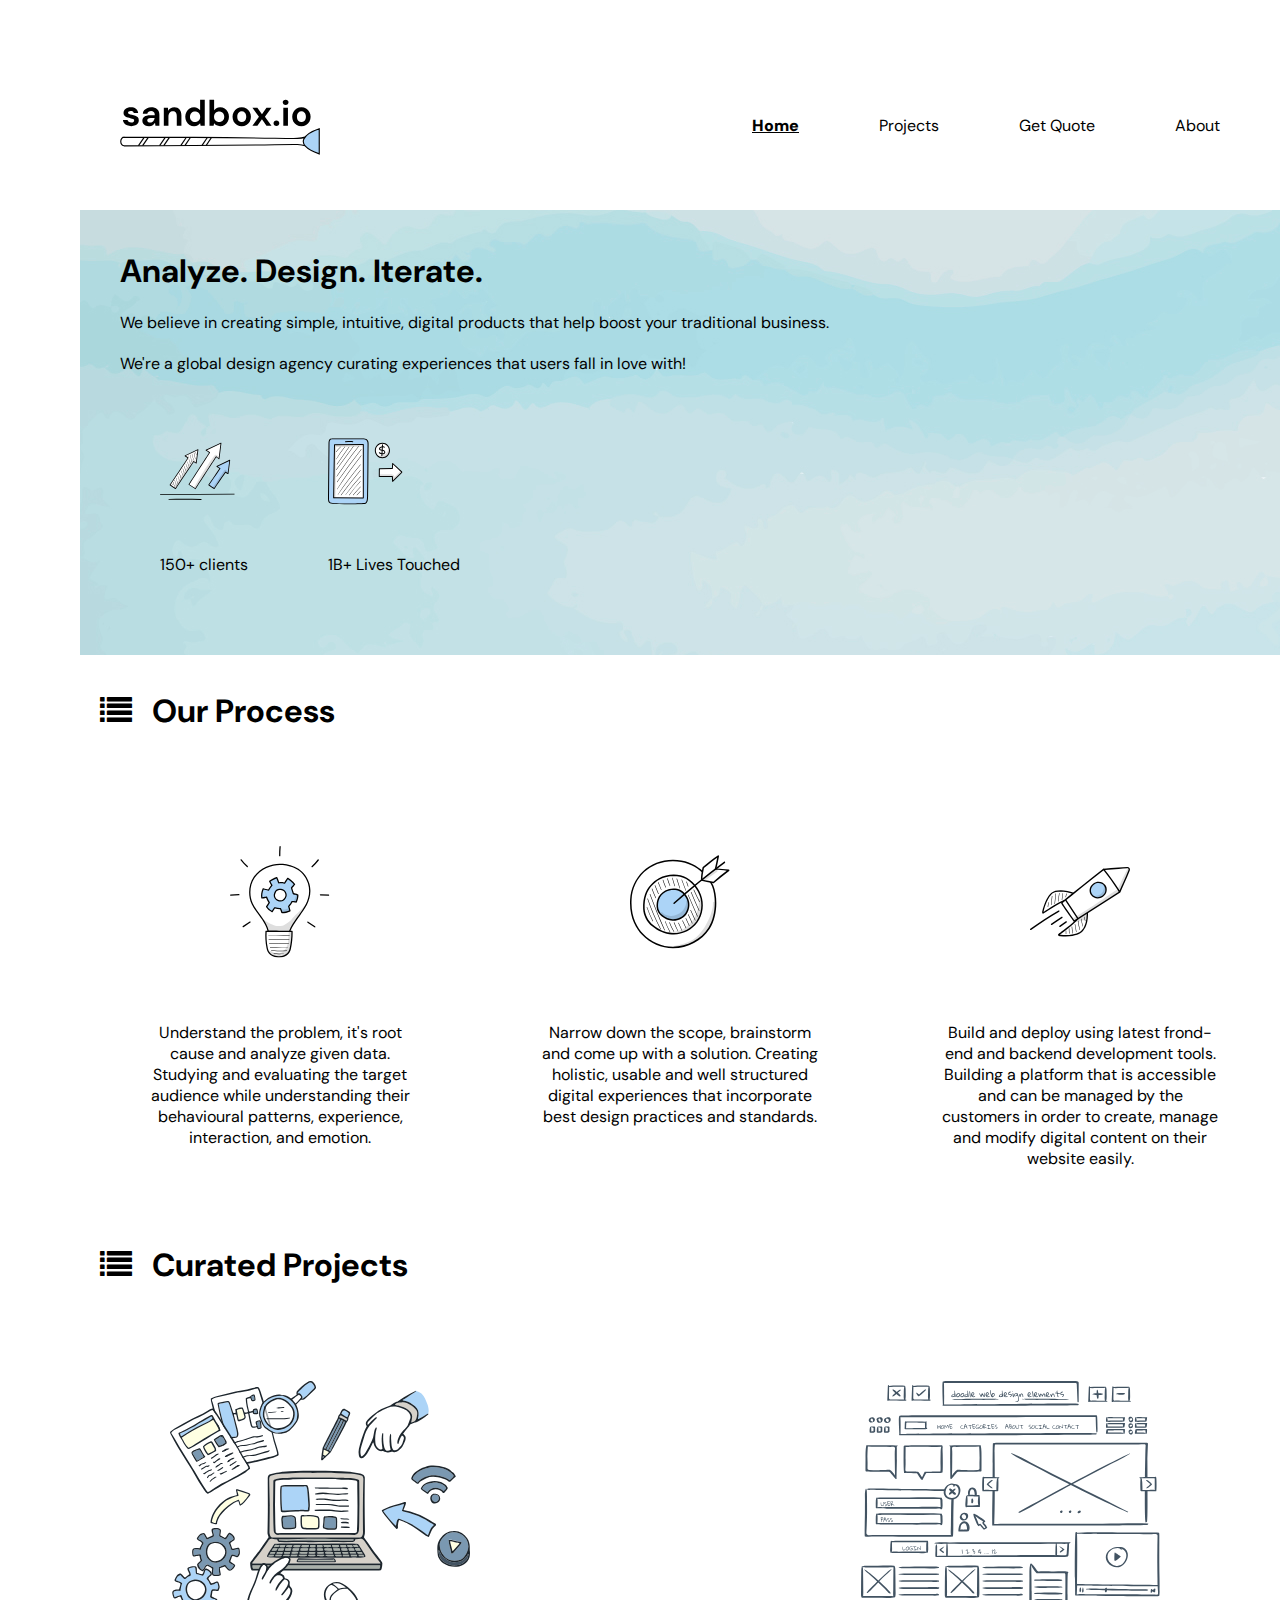
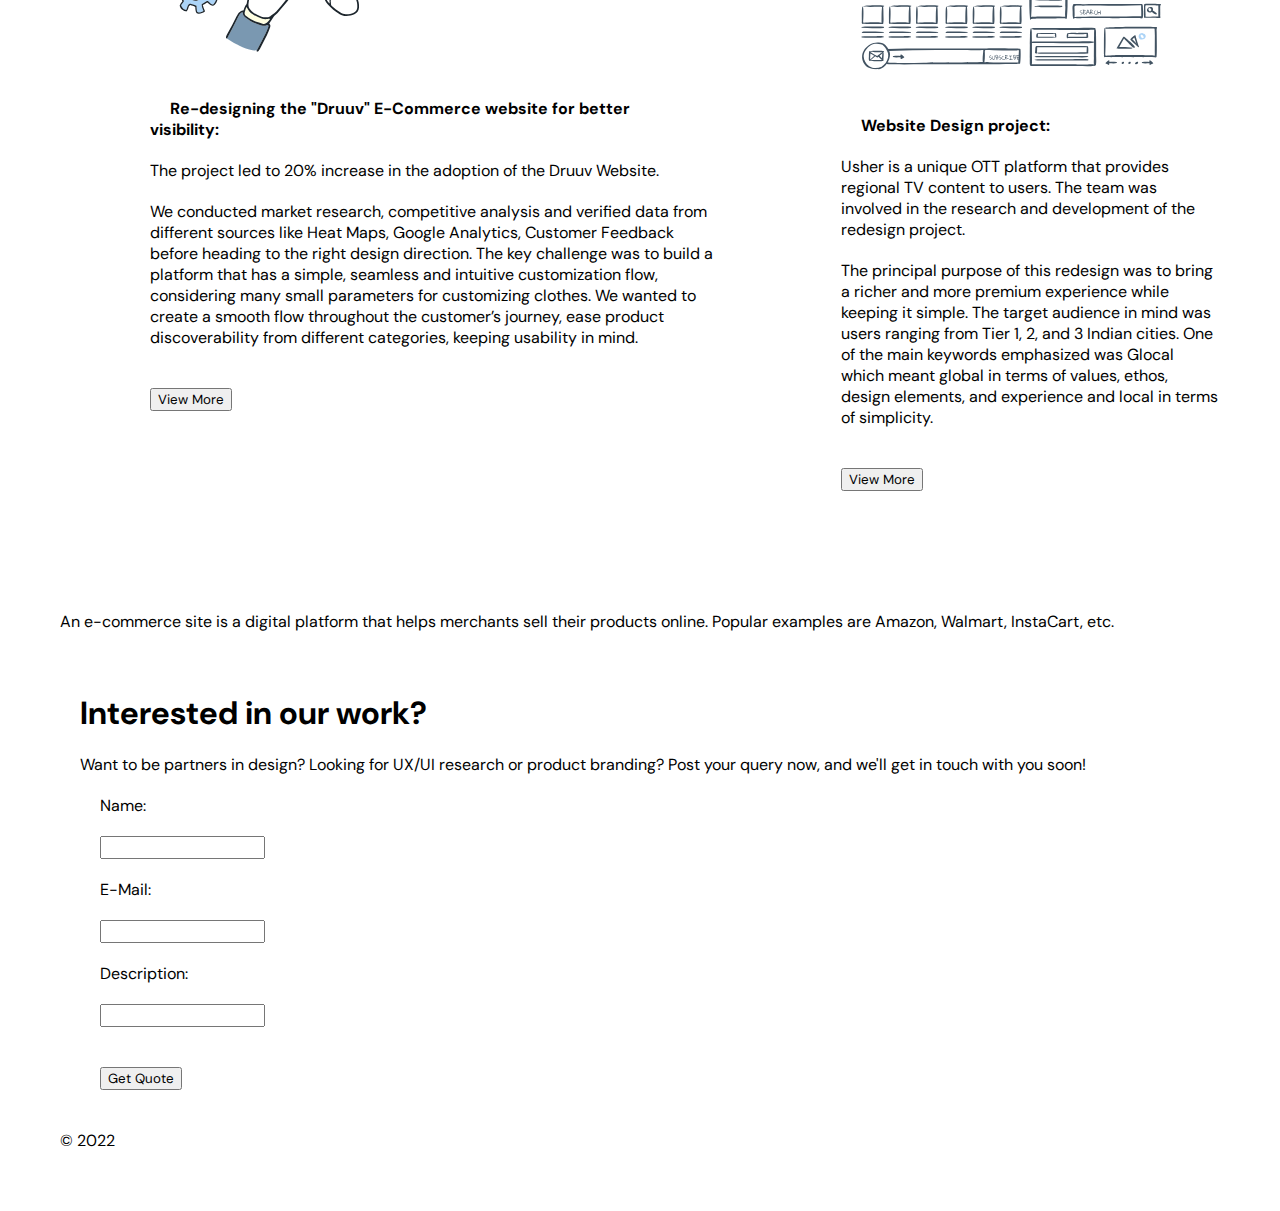
<file: index.html>
<!DOCTYPE html>
<html lang="en">
<!-- All of the meta data for the page belongs in the header tag -->
<head>
	<meta charset="UTF-8">
    <meta http-equiv="X-UA-Compatible" content="IE=edge">
    <meta name="description" content="design-agency website">
	<meta name="viewport" content="width=device-width, initial-scale=1.0">
	<link rel="icon" href="#">
	<link rel="shortcut icon" type="image/png" href="img/sandbox.jpg">
	<link rel="stylesheet" href="css/style.css">
	<!-- <link rel="stylesheet" href="css/html5reset.css"> -->
	<link rel="preconnect" href="https://fonts.googleapis.com">
	<link rel="preconnect" href="https://fonts.gstatic.com" crossorigin>
	<link href="https://fonts.googleapis.com/css2?family=DM+Sans:wght@400;500&family=Space+Mono&display=swap" rel="stylesheet">
	<link rel="stylesheet" href="https://cdnjs.cloudflare.com/ajax/libs/font-awesome/4.7.0/css/font-awesome.min.css">
	<title>SandBox</title>
	<!-- Google tag (gtag.js) -->
	<script async src="https://www.googletagmanager.com/gtag/js?id=G-6QRX76B8HG"></script>
	<script>
	window.dataLayer = window.dataLayer || [];
	function gtag(){dataLayer.push(arguments);}
	gtag('js', new Date());

	gtag('config', 'G-6QRX76B8HG');
	</script>
</head>

<body>
	<div class = "skip"><a href="#main">Skip to Main Content</a></div>
	<header>
		<nav class="nav-bar">
			<figure class="sandbox">
				<img src="img/logo.svg" alt="logo of the design agency" width="200" style = "height: auto">
			</figure>	
			<ul style="list-style-type: none;">
				<li><a class="nav-item active" style = "text-decoration: underline;" href = "index.html">Home</a></li>
				<li><a class="nav-item" href = "projects.html">Projects</a></li>
				<li><a class="nav-item" href = "getquote.html">Get Quote</a></li>
				<li><a class="nav-item" href = "aboutus.html">About</a></li>
			</ul>
		</nav>
	</header>
	<main id="main">
		<div class="hero">
			<div class="hero-content">
				<h1>Analyze. Design. Iterate.</h1>
				<p>We believe in creating simple, intuitive, digital products that help boost your traditional business.
				</p>
				<p>We're a global design agency curating experiences that users fall in love with!</p>
				<div class="stats">
					<figure class = "s1">
						<img src="img/growth.svg" width="75" height="75" alt="illustration signifying growth">
						<figcaption>150+ clients</figcaption>
					</figure>
					<figure class="s2">
						<img src="img/conversion.svg" width="75" height="75" alt="illustration signifying impact">
						<figcaption>1B+ Lives Touched</figcaption>
					</figure>
				</div>
			</div>
		</div>

		<h1><i class="fa fa-list"></i>Our Process</h1>
			<div class = "process-container">
				<div class="column-process-1">
					<figure class="card">
						<img src="img/ideate.svg" alt="a bulb that represents ideas" width="100" height="150">
						<figcaption>Understand the problem, it's root cause and analyze given data. Studying and evaluating the target audience while understanding their behavioural patterns, experience, interaction, and emotion.</figcaption>
					</figure>
				</div>
				<div class="column-process-2">
					<figure class="card">
						<img src="img/target.svg" alt="a dart target board" width="100" height="150">
						<figcaption>Narrow down the scope, brainstorm and come up with a solution. Creating holistic, usable and well structured digital experiences that incorporate best design practices and standards.</figcaption>
					</figure>
				</div>
				<div class="column-process-3">
					<figure class="card">
						<img src="img/rocket.svg" alt="a picture of a rocket" width="100" height="150">
						<figcaption>Build and deploy using latest frond-end and backend development tools. Building a platform that is accessible and can be managed by the customers in order to create, manage and modify digital content on their website easily.</figcaption>
					</figure>
				</div>
			</div>

		<h1><i class="fa fa-list"></i>Curated Projects</h1>
			<ul class="project-container" style="list-style-type: none;">
			<li>
			<div class="column-process-1">
				<figure class="card">
					<img src="img/project-1.svg" width="300" style = "height: auto" alt="demo-illustration for a project by the design agency">
				</figure>
				<p><strong>Re-designing the "Druuv" E-Commerce website for better visibility:</strong></p>
				<p>The project led to 20% increase in the adoption of the Druuv Website.</p>
				<p>We conducted market research, competitive analysis and verified data from different sources like Heat Maps, Google Analytics, Customer Feedback before heading to the right design direction. The key challenge was to build a platform that has a simple, seamless and intuitive customization flow, considering many small parameters for customizing clothes. We wanted to create a smooth flow throughout the customer’s journey, ease product discoverability from different categories, keeping usability in mind.</p>
				<input type="button" id="view1" name="view1" value="View More">
			</div>
			</li>
			<li>
			<div class="column-process-2">
				<figure class="card">
					<img src="img/project-2.svg" width="300" style = "height: auto" alt="demo-illustration for a project by the design agency">
				</figure>
				<p><strong>Website Design project:</strong></p>
				<p>Usher is a unique OTT platform that provides regional TV content to users. The team was involved in the research and development of the redesign project.</p>
				<p>The principal purpose of this redesign was to bring a richer and more premium experience while keeping it simple. The target audience in mind was users ranging from Tier 1, 2, and 3 Indian cities. One of the main keywords emphasized was Glocal which meant global in terms of values, ethos, design elements, and experience and local in terms of simplicity.</p>
				<input type="button" id="view2" name="view2" value="View More">
			</div>
			</li>
			</ul>
		</main>

		<aside>An e-commerce site is a digital platform that helps merchants sell their products online. Popular examples are Amazon, Walmart, InstaCart, etc.</aside>

		<footer>
		<h1>Interested in our work?</h1>
		<p>Want to be partners in design? Looking for UX/UI research or product branding? 
			Post your query now, and we'll get in touch with you soon!</p>
		  <form name= "myForm" onsubmit="return validateForm()" action="https://formspree.io/f/xlevoand" method="POST">
			<label for="name">Name:</label><br>
			<input type="text" id="name" name="name"><br>
			<label for="email">E-Mail:</label><br>
			<input type="text" id="email" name="email"><br>
			<label for="desc">Description:</label><br>
			<input type="text" id="desc" name="desc"><br>
			<button type = "submit" id="getq" name="getq" value="Get Quote">Get Quote</button>
		</form>
		<script>
		function validateForm() {
			let x = document.forms["myForm"]["name"].value;
			let y = document.forms["myForm"]["email"].value;
			let z = document.forms["myForm"]["desc"].value;
			var validRegex = /^[a-zA-Z0-9.!#$%&'*+/=?^_`{|}~-]+@[a-zA-Z0-9-]+(?:\.[a-zA-Z0-9-]+)*$/;
			if (x == "") {
				alert("Name must be filled out");
				return false;
			}
			if(!validRegex.test(y)){
				alert("Invalid email address!");
				return false;
			}
			if (z == "") {
				alert("Please write a brief description, it helps us understand your requirements!");
				return false;
			}
		}
		</script>
		&copy; 2022
	</footer>
</body>
</html>
</file>
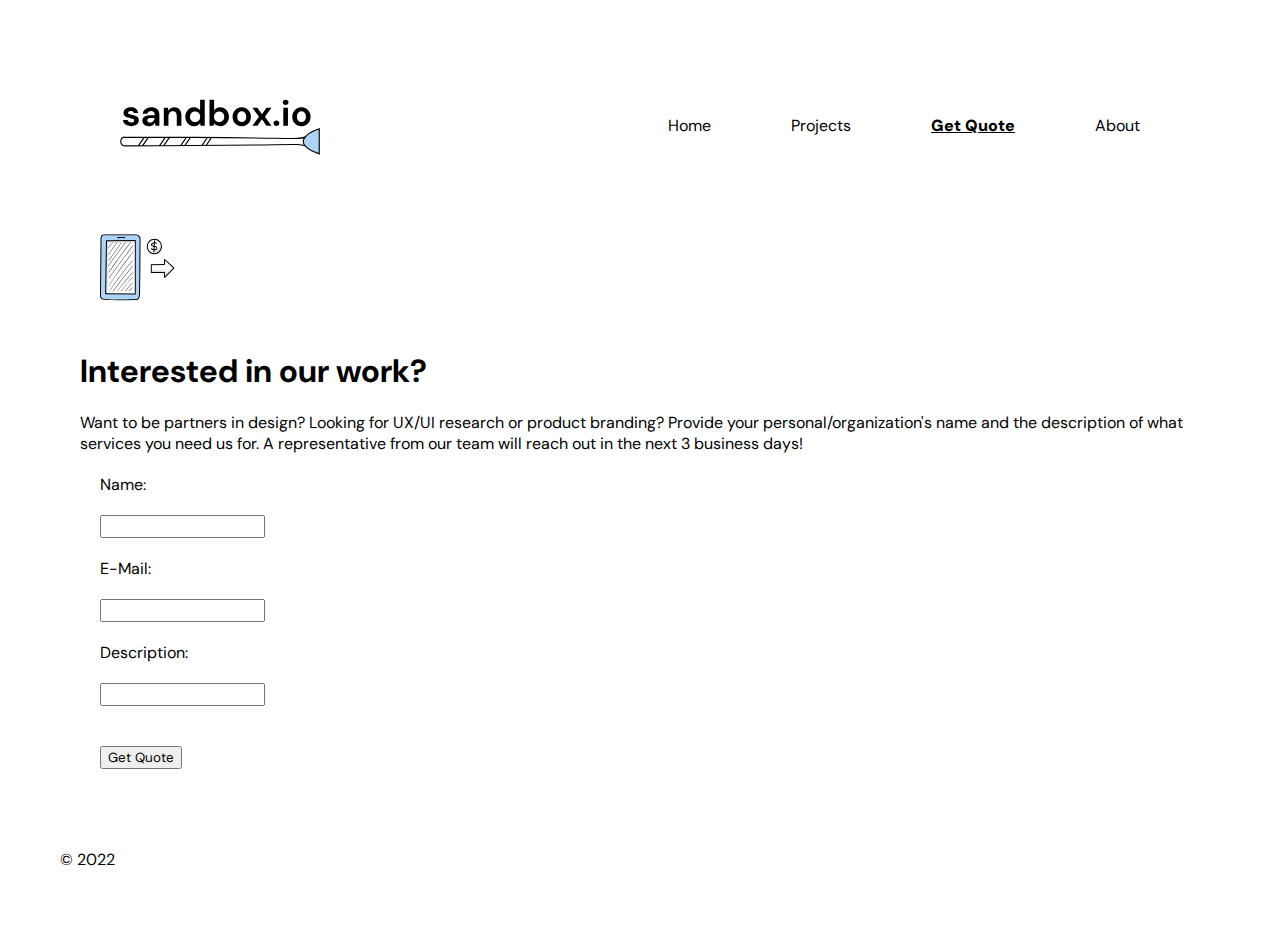
<file: getquote.html>
<!DOCTYPE html>
<html lang="en">
<!-- All of the meta data for the page belongs in the header tag -->
<head>
	<meta charset="UTF-8">
    <meta http-equiv="X-UA-Compatible" content="IE=edge">
    <meta name="description" content="design-agency website">
	<meta name="viewport" content="width=device-width, initial-scale=1.0">
	<link rel="icon" href="#">
	<link rel="shortcut icon" type="image/png" href="img/sandbox.jpg">
	<link rel="stylesheet" href="css/style.css">
	<!-- <link rel="stylesheet" href="css/html5reset.css"> -->
	<link rel="preconnect" href="https://fonts.googleapis.com">
	<link rel="preconnect" href="https://fonts.gstatic.com" crossorigin>
	<link href="https://fonts.googleapis.com/css2?family=DM+Sans:wght@400;500&family=Space+Mono&display=swap" rel="stylesheet">
	<title>SandBox - Get Quote</title>
</head>

<body>
	<div class = "skip"><a href="#main">Skip to Main Content</a></div>
	<header>
		<nav class="nav-bar">
			<figure class="sandbox">
				<img src="img/logo.svg" alt="logo of the design agency" width="200" style = "height: auto">
			</figure>	
			<ul style="list-style-type: none;">
				<li><a class="nav-item" href = "index.html">Home</a></li>
				<li><a class="nav-item" href = "projects.html">Projects</a></li>
				<li><a class="nav-item active" style = "text-decoration: underline;" href = "getquote.html">Get Quote</a></li>
				<li><a class="nav-item" href = "aboutus.html">About</a></li>
			</ul>
		</nav>
		<!-- Google tag (gtag.js) -->
		<script async src="https://www.googletagmanager.com/gtag/js?id=G-6QRX76B8HG"></script>
		<script>
		window.dataLayer = window.dataLayer || [];
		function gtag(){dataLayer.push(arguments);}
		gtag('js', new Date());

		gtag('config', 'G-6QRX76B8HG');
		</script>
	</header>

	<main id="main">
		<figure>
			<img src="img/conversion.svg" width="75" height="75" alt="illustration conveying business">
		</figure>
		<h1>Interested in our work?</h1>
		<p>Want to be partners in design? Looking for UX/UI research or product branding? 
			Provide your personal/organization's name and the description of what services you need us for.
			A representative from our team will reach out in the next 3 business days! 
		</p>
		<form>
			<label for="name">Name:</label><br>
			<input type="text" id="name" name="name"><br>
			<label for="email">E-Mail:</label><br>
			<input type="email" id="email" name="email"><br>
			<label for="desc">Description:</label><br>
			<input type="text" id="desc" name="desc"><br>
			<button type = "submit" id="getq" name="getq" value="Get Quote">Get Quote</button>
		  </form>
	</main>

	<footer>
		&copy; 2022
	</footer>
</body>
</html>
</file>
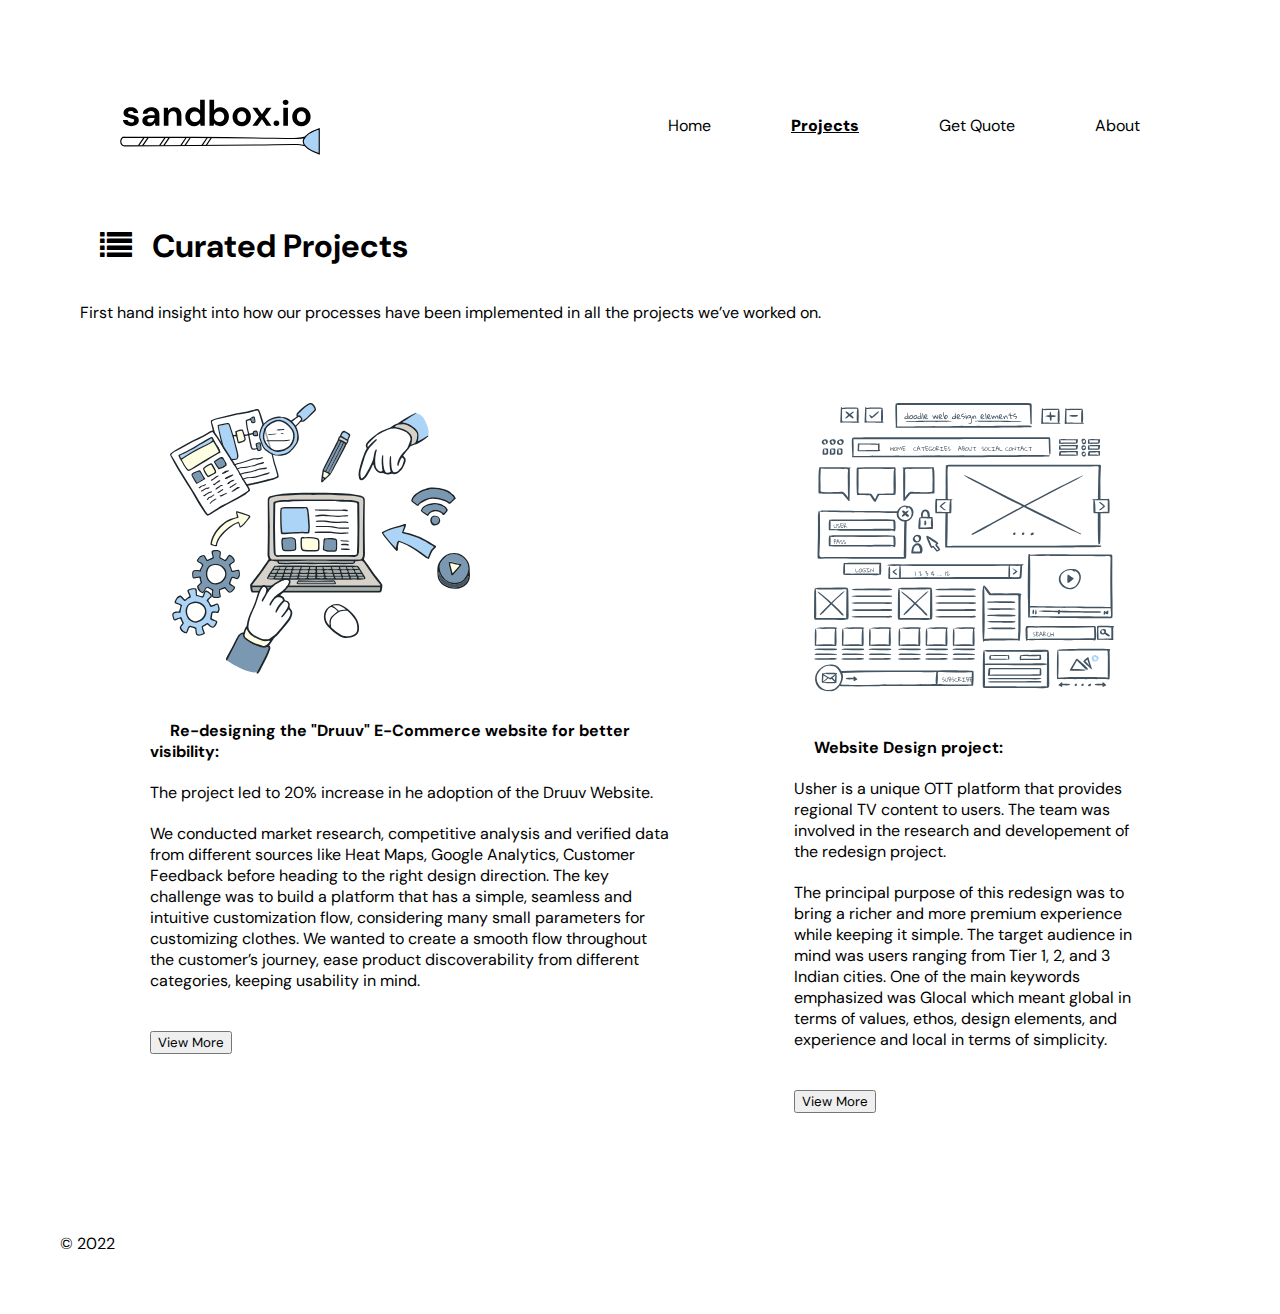
<file: projects.html>
<!DOCTYPE html>
<html lang="en">
<!-- All of the meta data for the page belongs in the header tag -->
<head>
	<meta charset="UTF-8">
    <meta http-equiv="X-UA-Compatible" content="IE=edge">
    <meta name="description" content="design-agency website">
	<meta name="viewport" content="width=device-width, initial-scale=1.0">
	<link rel="icon" href="#">
	<link rel="shortcut icon" type="image/png" href="img/sandbox.jpg">
	<link rel="stylesheet" href="css/style.css">
	<!-- <link rel="stylesheet" href="css/html5reset.css"> -->
	<link rel="preconnect" href="https://fonts.googleapis.com">
	<link rel="preconnect" href="https://fonts.gstatic.com" crossorigin>
	<link rel="stylesheet" href="https://cdnjs.cloudflare.com/ajax/libs/font-awesome/4.7.0/css/font-awesome.min.css">
	<link href="https://fonts.googleapis.com/css2?family=DM+Sans:wght@400;500&family=Space+Mono&display=swap" rel="stylesheet">
	<title>SandBox - Project</title>
</head>

<body>
	<div class = "skip"><a href="#main">Skip to Main Content</a></div>
	<header>
		<nav class="nav-bar">
			<figure class="sandbox">
				<img src="img/logo.svg" alt="logo of the design agency" width="200" style = "height: auto">
			</figure>	
			<ul style="list-style-type: none;">
				<li><a class="nav-item" href = "index.html">Home</a></li>
				<li><a class="nav-item active" style = "text-decoration: underline;" href = "projects.html">Projects</a></li>
				<li><a class="nav-item" href = "getquote.html">Get Quote</a></li>
				<li><a class="nav-item" href = "aboutus.html">About</a></li>
			</ul>
		</nav>
		<!-- Google tag (gtag.js) -->
		<script async src="https://www.googletagmanager.com/gtag/js?id=G-6QRX76B8HG"></script>
		<script>
		window.dataLayer = window.dataLayer || [];
		function gtag(){dataLayer.push(arguments);}
		gtag('js', new Date());

		gtag('config', 'G-6QRX76B8HG');
		</script>
	</header>

	<main id="main">
		<h1><i class="fa fa-list"></i>Curated Projects</h1>
		<p>First hand insight into how our processes have been implemented in all the projects we’ve worked on.</p>
		<ul class="project-container" style="list-style-type: none;">
		<li>
		<div class="column-process-1">
			<figure class="card">
				<img src="img/project-1.svg" width="300" style = "height: auto" alt="demo illustration for a project by the agency">
			</figure>
			<p><strong>Re-designing the "Druuv" E-Commerce website for better visibility:</strong></p>
			<p>The project led to 20% increase in he adoption of the Druuv Website.</p>
			<p>We conducted market research, competitive analysis and verified data from different sources like Heat Maps, Google Analytics, Customer Feedback before heading to the right design direction. The key challenge was to build a platform that has a simple, seamless and intuitive customization flow, considering many small parameters for customizing clothes. We wanted to create a smooth flow throughout the customer’s journey, ease product discoverability from different categories, keeping usability in mind.</p>
			<input type="button" id="view1" name="view1" value="View More">
		</div>
		</li>
		<li>
		<div class="column-process-2">
			<figure class="card">
				<img src="img/project-2.svg" width="300" style = "height: auto" alt="demo-illustration for a projectby the agency">
			</figure>
			<p><strong>Website Design project:</strong></p>
			<p>Usher is a unique OTT platform that provides regional TV content to users. The team was involved in the research and developement of the redesign project.</p>
			<p>
			The principal purpose of this redesign was to bring a richer and more premium experience while keeping it simple. The target audience in mind was users ranging from Tier 1, 2, and 3 Indian cities. One of the main keywords emphasized was Glocal which meant global in terms of values, ethos, design elements, and experience and local in terms of simplicity.</p>
			<input type="button" id="view2" name="view2" value="View More">
		</div>
		</li>
		</ul>
	</main>

	<footer>
		&copy; 2022
	</footer>
</body>
</html>
</file>
<file: css/style.css>
*{
    margin: 20px;
    font-family: 'DM Sans', sans-serif;
}
.nav-bar{
    margin-top: -50px !important;
    margin-bottom: -50px !important;
}
.active{
    color: black;
    /* text-decoration: underline; */
    font-weight: 1000;
}
.nav-item:link{
    color: #000000;
    text-decoration: none;
}
.nav-item:hover{
    padding: 10px;
    border: 3px solid #000000;
}
.skip a{
    position: absolute;
    top: -40px;
    z-index: 1;
    color: black;
}
.skip a:focus{
    top: 0;
    position: absolute;
    color: black;
}
body{
    display: grid;
}
.hero{
    background-image: url("../img/background.jpg");
    animation-name: hero_image;
    animation-timing-function: ease-in;
    animation-duration: 2s;
}

.process-container{
    display: flex;
    flex-direction: column;
}
.project-container{
    display: flex;
    flex-direction: column;
}
.card{
    text-align: center;
    width: 50vw;
}
.project-container{
    margin-left: -10px;
}

/*Gallery*/
.column-gallery img:hover{
    border-radius: 10px;
    box-shadow: 10px 10px 5px #ACD4F7;
}
aside{
    display: grid;
    grid-template-columns: 1fr;
}


@keyframes hero_image {
    from {opacity: 0;}
    to {opacity: 1;}
}
  @media (prefers-reduced-motion) {
    animation: none;
}

@media only screen and (min-width: 768px){
    .nav-bar ul{
        display: flex;
        flex-direction: row;
    }
    
    /*Hero Content*/
    .hero{
        display: flex;
    }
    .stats{
        display: flex;
        flex-direction: row;
    }

}


@media only screen and (min-width: 992px){
.nav-bar{
    display: flex;
    flex-direction: row;
    align-items: center;
    justify-content: space-between;
}
.nav-bar ul{
    display: flex;
    flex-direction: row;
}
aside{
    display: grid;
    grid-template-columns: 1fr;
}

/*Hero Content*/
.hero{
    display: flex;
}
.stats{
    display: flex;
    flex-direction: row;
}
/*Process*/

.process-container{
    display: flex;
    flex-direction: row;
}
.project-container{
    display: flex;
    flex-direction: row;
}
.card{
    text-align: center;
    width: 25vw;
}
.row-gallery {
    display: flex;
    flex-wrap: wrap;
    padding: 0 4px;
}  
.column-gallery {
    flex: 50%;
    padding: 0 4px;
} 
.column-gallery img {
    margin-top: 8px;
    width: 25%;
    vertical-align: middle;
}
}
</file>
